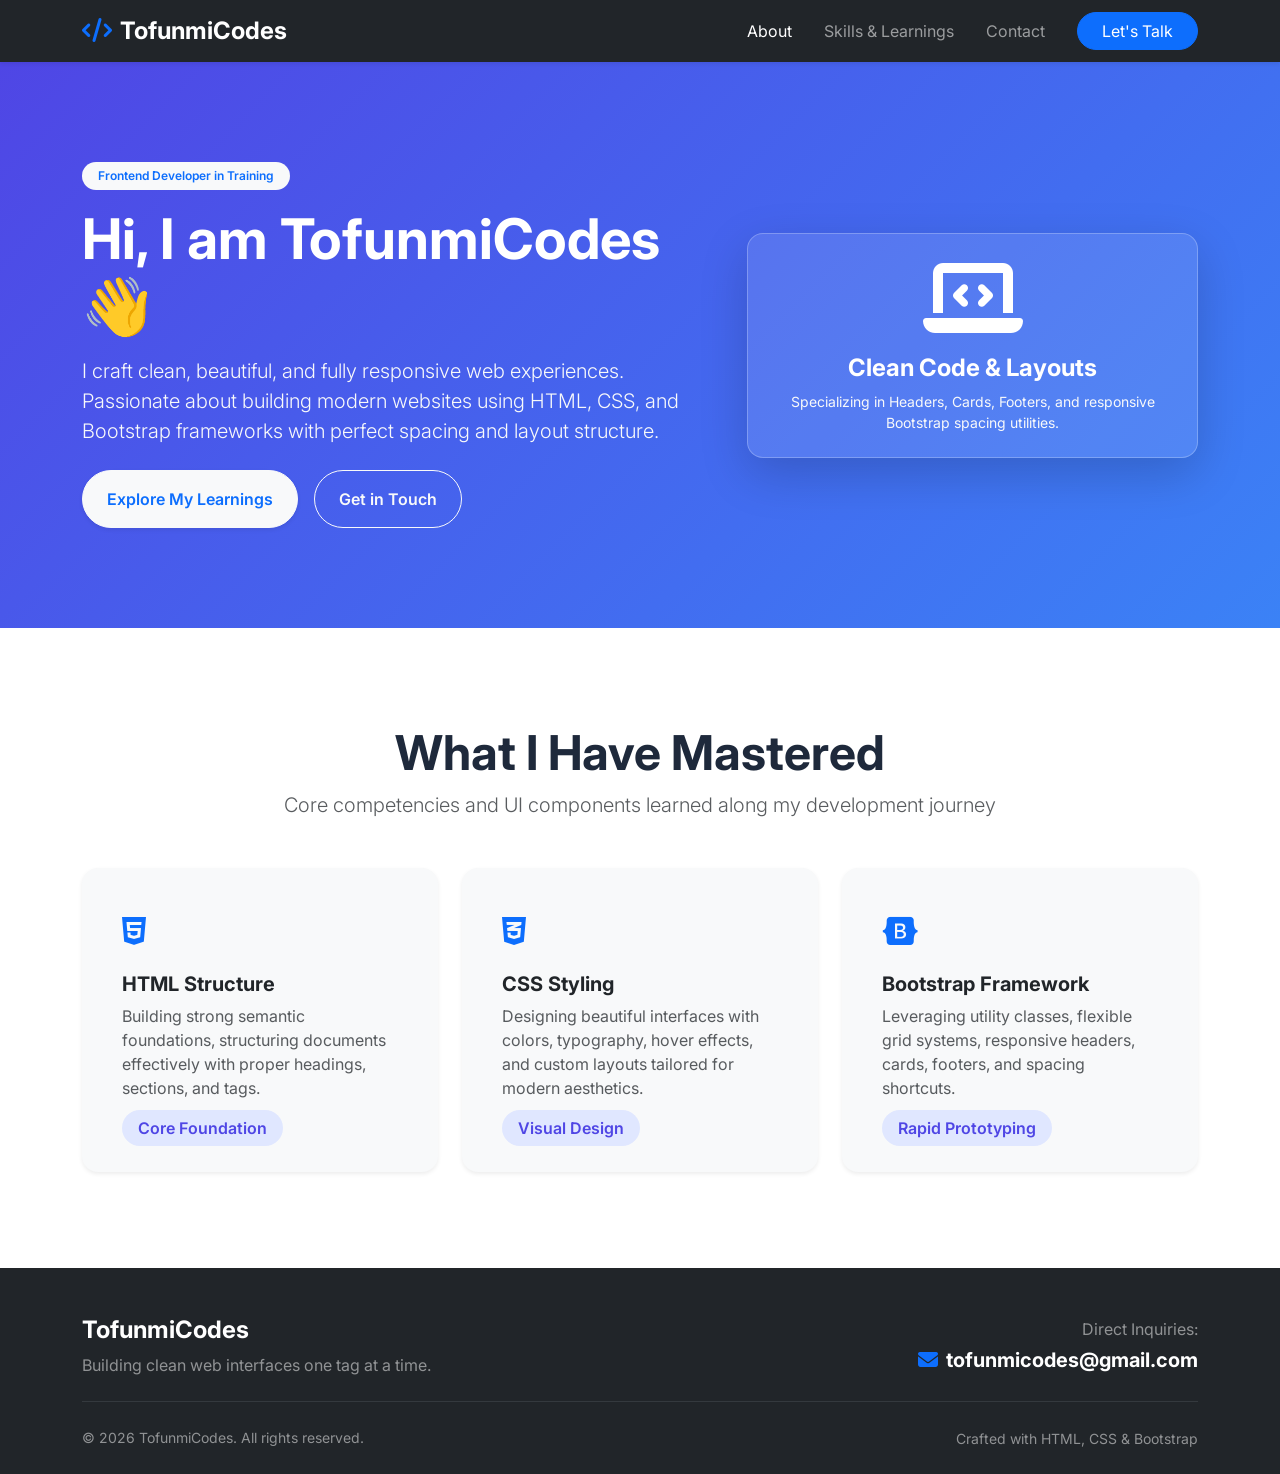
<file: index.html>
<!DOCTYPE html>
<html lang="en">
<head>
    <meta charset="UTF-8">
    <meta name="viewport" content="width=device-width, initial-scale=1.0">
    <title>TofunmiCodes - Portfolio</title>
    <!-- Bootstrap CSS CDN -->
    <link href="https://cdn.jsdelivr.net/npm/bootstrap@5.3.2/dist/css/bootstrap.min.css" rel="stylesheet">
    <!-- FontAwesome for modern icons -->
    <link rel="stylesheet" href="https://cdnjs.cloudflare.com/ajax/libs/font-awesome/6.4.0/css/all.min.css">
    <!-- Google Fonts - Inter -->
    <link href="https://fonts.googleapis.com/css2?family=Inter:wght@300;400;500;600;700&display=swap" rel="stylesheet">
   <link rel="stylesheet" href="style.css">
</head>
<body>

    <!-- 1. Header / Navbar -->
    <nav class="navbar navbar-expand-lg navbar-dark bg-dark sticky-top shadow-sm">
        <div class="container">
            <a class="navbar-brand fw-bold fs-4 text-indigo" href="#">
                <i class="fa-solid fa-code text-primary me-2"></i>TofunmiCodes
            </a>
            <button class="navbar-toggler" type="button" data-bs-toggle="collapse" data-bs-target="#navbarNav" aria-controls="navbarNav" aria-expanded="false" aria-label="Toggle navigation">
                <span class="navbar-toggler-icon"></span>
            </button>
            <div class="collapse navbar-collapse justify-content-end" id="navbarNav">
                <ul class="navbar-nav align-items-center">
                    <li class="nav-item px-2">
                        <a class="nav-link active" href="#about">About</a>
                    </li>
                    <li class="nav-item px-2">
                        <a class="nav-link" href="#skills">Skills & Learnings</a>
                    </li>
                    <li class="nav-item px-2">
                        <a class="nav-link" href="#contact">Contact</a>
                    </li>
                    <li class="nav-item ms-lg-3 mt-2 mt-lg-0">
                        <a href="mailto:tofunmicodes@gmail.com" class="btn btn-primary rounded-pill px-4">Let's Talk</a>
                    </li>
                </ul>
            </div>
        </div>
    </nav>

    <!-- 2. Hero Section -->
    <header class="hero-section text-center text-lg-start">
        <div class="container">
            <div class="row align-items-center">
                <div class="col-lg-7 mb-4 mb-lg-0">
                    <span class="badge bg-light text-primary mb-3 px-3 py-2 rounded-pill fw-semibold">Frontend Developer in Training</span>
                    <h1 class="display-4 fw-bold mb-3">Hi, I am TofunmiCodes 👋</h1>
                    <p class="lead mb-4 text-light opacity-85">
                        I craft clean, beautiful, and fully responsive web experiences. Passionate about building modern websites using HTML, CSS, and Bootstrap frameworks with perfect spacing and layout structure.
                    </p>
                    <div class="d-flex flex-wrap gap-3 justify-content-center justify-content-lg-start">
                        <a href="#skills" class="btn btn-light text-primary fw-semibold px-4 py-3 rounded-pill shadow-sm">Explore My Learnings</a>
                        <a href="#contact" class="btn btn-outline-light fw-semibold px-4 py-3 rounded-pill">Get in Touch</a>
                    </div>
                </div>
                <div class="col-lg-5 text-center">
                    <div class="p-4 bg-white bg-opacity-10 backdrop-blur rounded-4 shadow-lg border border-light border-opacity-25">
                        <i class="fa-solid fa-laptop-code text-white display-1 mb-3"></i>
                        <h3 class="h4 text-white fw-bold">Clean Code & Layouts</h3>
                        <p class="text-light small mb-0">Specializing in Headers, Cards, Footers, and responsive Bootstrap spacing utilities.</p>
                    </div>
                </div>
            </div>
        </div>
    </header>

    <!-- 3. Projects & Skills Section using Bootstrap Cards -->
    <section id="skills" class="py-5 bg-white">
        <div class="container py-5">
            <div class="text-center mb-5">
                <h2 class="fw-bold display-5">What I Have Mastered</h2>
                <p class="text-muted lead">Core competencies and UI components learned along my development journey</p>
            </div>
            <div class="row g-4">
                <!-- Card 1: HTML -->
                <div class="col-md-4">
                    <div class="card card-custom h-100 shadow-sm p-4 bg-light">
                        <div class="card-body">
                            <div class="mb-3 text-primary fs-2">
                                <i class="fa-brands fa-html5"></i>
                            </div>
                            <h3 class="h5 card-title fw-bold">HTML Structure</h3>
                            <p class="card-text text-muted">Building strong semantic foundations, structuring documents effectively with proper headings, sections, and tags.</p>
                        </div>
                        <div class="card-footer bg-transparent border-0 pt-0">
                            <span class="skill-badge">Core Foundation</span>
                        </div>
                    </div>
                </div>
                <!-- Card 2: CSS -->
                <div class="col-md-4">
                    <div class="card card-custom h-100 shadow-sm p-4 bg-light">
                        <div class="card-body">
                            <div class="mb-3 text-primary fs-2">
                                <i class="fa-brands fa-css3-alt"></i>
                            </div>
                            <h3 class="h5 card-title fw-bold">CSS Styling</h3>
                            <p class="card-text text-muted">Designing beautiful interfaces with colors, typography, hover effects, and custom layouts tailored for modern aesthetics.</p>
                        </div>
                        <div class="card-footer bg-transparent border-0 pt-0">
                            <span class="skill-badge">Visual Design</span>
                        </div>
                    </div>
                </div>
                <!-- Card 3: Bootstrap -->
                <div class="col-md-4">
                    <div class="card card-custom h-100 shadow-sm p-4 bg-light">
                        <div class="card-body">
                            <div class="mb-3 text-primary fs-2">
                                <i class="fa-brands fa-bootstrap"></i>
                            </div>
                            <h3 class="h5 card-title fw-bold">Bootstrap Framework</h3>
                            <p class="card-text text-muted">Leveraging utility classes, flexible grid systems, responsive headers, cards, footers, and spacing shortcuts.</p>
                        </div>
                        <div class="card-footer bg-transparent border-0 pt-0">
                            <span class="skill-badge">Rapid Prototyping</span>
                        </div>
                    </div>
                </div>
            </div>
        </div>
    </section>

    <!-- 4. Contact Section & Footer -->
    <footer id="contact" class="bg-dark text-white pt-5 pb-4">
        <div class="container text-center text-md-start">
            <div class="row gy-4 align-items-center">
                <div class="col-md-6">
                    <h3 class="fw-bold fs-4 mb-2">TofunmiCodes</h3>
                    <p class="text-white-50 mb-0">Building clean web interfaces one tag at a time.</p>
                </div>
                <div class="col-md-6 text-md-end">
                    <p class="text-white-50 mb-1">Direct Inquiries:</p>
                    <a href="mailto:tofunmicodes@gmail.com" class="text-white text-decoration-none fw-bold fs-5 hover-primary">
                        <i class="fa-solid fa-envelope me-2 text-primary"></i>tofunmicodes@gmail.com
                    </a>
                </div>
            </div>
            <hr class="border-secondary my-4">
            <div class="row align-items-center">
                <div class="col-md-6 text-center text-md-start mb-3 mb-md-0">
                    <p class="text-white-50 small mb-0">&copy; 2026 TofunmiCodes. All rights reserved.</p>
                </div>
                <div class="col-md-6 text-center text-md-end">
                    <span class="text-white-50 small">Crafted with HTML, CSS & Bootstrap</span>
                </div>
            </div>
        </div>
    </footer>

    <!-- Bootstrap JS Bundle CDN -->
    <script src="https://cdn.jsdelivr.net/npm/bootstrap@5.3.2/dist/js/bootstrap.bundle.min.js"></script>
</body>
</html>
</file>
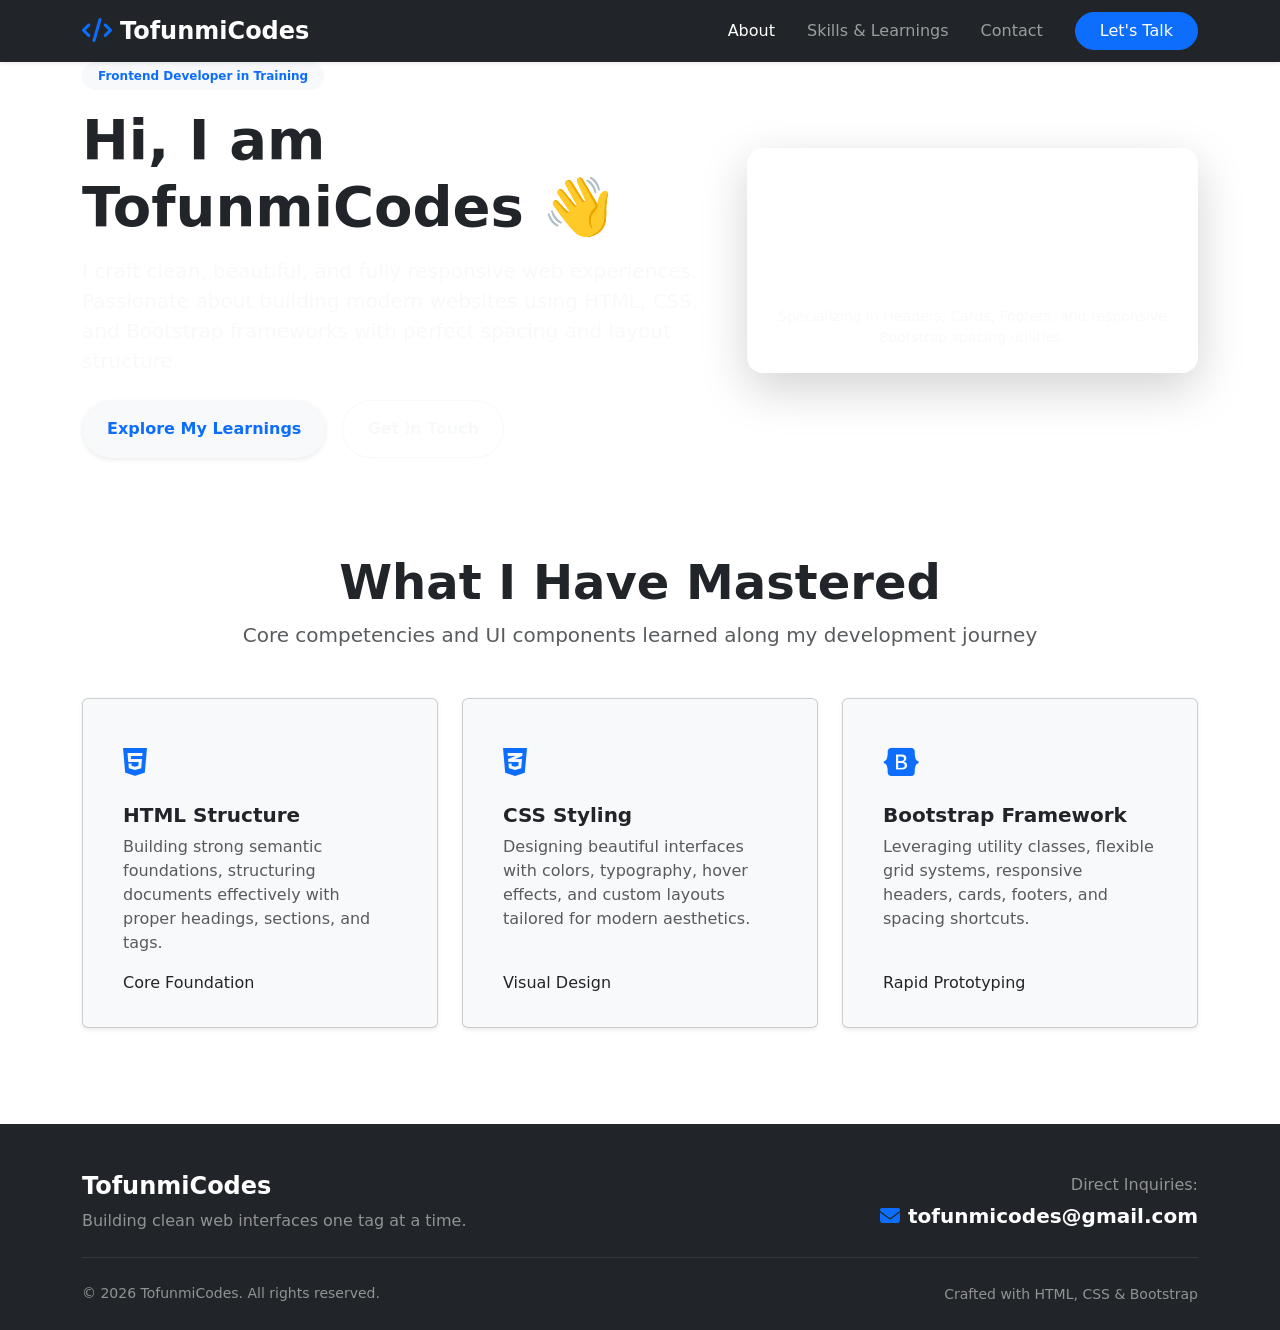
<file: tofunmicodes_portfolio.html>
<!DOCTYPE html>
<html lang="en">
<head>
    <meta charset="UTF-8">
    <meta name="viewport" content="width=device-width, initial-scale=1.0">
    <title>TofunmiCodes - Portfolio</title>
    <!-- Bootstrap CSS CDN -->
    <link href="https://cdn.jsdelivr.net/npm/bootstrap@5.3.2/dist/css/bootstrap.min.css" rel="stylesheet">
    <!-- FontAwesome for modern icons -->
    <link rel="stylesheet" href="https://cdnjs.cloudflare.com/ajax/libs/font-awesome/6.4.0/css/all.min.css">
    <!-- Google Fonts - Inter -->
    <link href="https://fonts.googleapis.com/css2?family=Inter:wght@300;400;500;600;700&display=swap" rel="stylesheet">
       
</head>
<body>

    <!-- 1. Header / Navbar -->
    <nav class="navbar navbar-expand-lg navbar-dark bg-dark sticky-top shadow-sm">
        <div class="container">
            <a class="navbar-brand fw-bold fs-4 text-indigo" href="#">
                <i class="fa-solid fa-code text-primary me-2"></i>TofunmiCodes
            </a>
            <button class="navbar-toggler" type="button" data-bs-toggle="collapse" data-bs-target="#navbarNav" aria-controls="navbarNav" aria-expanded="false" aria-label="Toggle navigation">
                <span class="navbar-toggler-icon"></span>
            </button>
            <div class="collapse navbar-collapse justify-content-end" id="navbarNav">
                <ul class="navbar-nav align-items-center">
                    <li class="nav-item px-2">
                        <a class="nav-link active" href="#about">About</a>
                    </li>
                    <li class="nav-item px-2">
                        <a class="nav-link" href="#skills">Skills & Learnings</a>
                    </li>
                    <li class="nav-item px-2">
                        <a class="nav-link" href="#contact">Contact</a>
                    </li>
                    <li class="nav-item ms-lg-3 mt-2 mt-lg-0">
                        <a href="mailto:tofunmicodes@gmail.com" class="btn btn-primary rounded-pill px-4">Let's Talk</a>
                    </li>
                </ul>
            </div>
        </div>
    </nav>

    <!-- 2. Hero Section -->
    <header class="hero-section text-center text-lg-start">
        <div class="container">
            <div class="row align-items-center">
                <div class="col-lg-7 mb-4 mb-lg-0">
                    <span class="badge bg-light text-primary mb-3 px-3 py-2 rounded-pill fw-semibold">Frontend Developer in Training</span>
                    <h1 class="display-4 fw-bold mb-3">Hi, I am TofunmiCodes 👋</h1>
                    <p class="lead mb-4 text-light opacity-85">
                        I craft clean, beautiful, and fully responsive web experiences. Passionate about building modern websites using HTML, CSS, and Bootstrap frameworks with perfect spacing and layout structure.
                    </p>
                    <div class="d-flex flex-wrap gap-3 justify-content-center justify-content-lg-start">
                        <a href="#skills" class="btn btn-light text-primary fw-semibold px-4 py-3 rounded-pill shadow-sm">Explore My Learnings</a>
                        <a href="#contact" class="btn btn-outline-light fw-semibold px-4 py-3 rounded-pill">Get in Touch</a>
                    </div>
                </div>
                <div class="col-lg-5 text-center">
                    <div class="p-4 bg-white bg-opacity-10 backdrop-blur rounded-4 shadow-lg border border-light border-opacity-25">
                        <i class="fa-solid fa-laptop-code text-white display-1 mb-3"></i>
                        <h3 class="h4 text-white fw-bold">Clean Code & Layouts</h3>
                        <p class="text-light small mb-0">Specializing in Headers, Cards, Footers, and responsive Bootstrap spacing utilities.</p>
                    </div>
                </div>
            </div>
        </div>
    </header>

    <!-- 3. Projects & Skills Section using Bootstrap Cards -->
    <section id="skills" class="py-5 bg-white">
        <div class="container py-5">
            <div class="text-center mb-5">
                <h2 class="fw-bold display-5">What I Have Mastered</h2>
                <p class="text-muted lead">Core competencies and UI components learned along my development journey</p>
            </div>
            <div class="row g-4">
                <!-- Card 1: HTML -->
                <div class="col-md-4">
                    <div class="card card-custom h-100 shadow-sm p-4 bg-light">
                        <div class="card-body">
                            <div class="mb-3 text-primary fs-2">
                                <i class="fa-brands fa-html5"></i>
                            </div>
                            <h3 class="h5 card-title fw-bold">HTML Structure</h3>
                            <p class="card-text text-muted">Building strong semantic foundations, structuring documents effectively with proper headings, sections, and tags.</p>
                        </div>
                        <div class="card-footer bg-transparent border-0 pt-0">
                            <span class="skill-badge">Core Foundation</span>
                        </div>
                    </div>
                </div>
                <!-- Card 2: CSS -->
                <div class="col-md-4">
                    <div class="card card-custom h-100 shadow-sm p-4 bg-light">
                        <div class="card-body">
                            <div class="mb-3 text-primary fs-2">
                                <i class="fa-brands fa-css3-alt"></i>
                            </div>
                            <h3 class="h5 card-title fw-bold">CSS Styling</h3>
                            <p class="card-text text-muted">Designing beautiful interfaces with colors, typography, hover effects, and custom layouts tailored for modern aesthetics.</p>
                        </div>
                        <div class="card-footer bg-transparent border-0 pt-0">
                            <span class="skill-badge">Visual Design</span>
                        </div>
                    </div>
                </div>
                <!-- Card 3: Bootstrap -->
                <div class="col-md-4">
                    <div class="card card-custom h-100 shadow-sm p-4 bg-light">
                        <div class="card-body">
                            <div class="mb-3 text-primary fs-2">
                                <i class="fa-brands fa-bootstrap"></i>
                            </div>
                            <h3 class="h5 card-title fw-bold">Bootstrap Framework</h3>
                            <p class="card-text text-muted">Leveraging utility classes, flexible grid systems, responsive headers, cards, footers, and spacing shortcuts.</p>
                        </div>
                        <div class="card-footer bg-transparent border-0 pt-0">
                            <span class="skill-badge">Rapid Prototyping</span>
                        </div>
                    </div>
                </div>
            </div>
        </div>
    </section>

    <!-- 4. Contact Section & Footer -->
    <footer id="contact" class="bg-dark text-white pt-5 pb-4">
        <div class="container text-center text-md-start">
            <div class="row gy-4 align-items-center">
                <div class="col-md-6">
                    <h3 class="fw-bold fs-4 mb-2">TofunmiCodes</h3>
                    <p class="text-white-50 mb-0">Building clean web interfaces one tag at a time.</p>
                </div>
                <div class="col-md-6 text-md-end">
                    <p class="text-white-50 mb-1">Direct Inquiries:</p>
                    <a href="mailto:tofunmicodes@gmail.com" class="text-white text-decoration-none fw-bold fs-5 hover-primary">
                        <i class="fa-solid fa-envelope me-2 text-primary"></i>tofunmicodes@gmail.com
                    </a>
                </div>
            </div>
            <hr class="border-secondary my-4">
            <div class="row align-items-center">
                <div class="col-md-6 text-center text-md-start mb-3 mb-md-0">
                    <p class="text-white-50 small mb-0">&copy; 2026 TofunmiCodes. All rights reserved.</p>
                </div>
                <div class="col-md-6 text-center text-md-end">
                    <span class="text-white-50 small">Crafted with HTML, CSS & Bootstrap</span>
                </div>
            </div>
        </div>
    </footer>

    <!-- Bootstrap JS Bundle CDN -->
    <script src="https://cdn.jsdelivr.net/npm/bootstrap@5.3.2/dist/js/bootstrap.bundle.min.js"></script>
</body>
</html>
</file>
<file: style.css>
body {
            font-family: 'Inter', sans-serif;
            background-color: #f8fafc;
            color: #1e293b;
        }
        .hero-section {
            background: linear-gradient(135deg, #4f46e5 0%, #3b82f6 100%);
            color: white;
            padding: 100px 0;
        }
        .card-custom {
            transition: transform 0.3s ease, box-shadow 0.3s ease;
            border: none;
            border-radius: 1rem;
        }
        .card-custom:hover {
            transform: translateY(-5px);
            box-shadow: 0 1rem 3rem rgba(0,0,0,.1);
        }
        .skill-badge {
            background-color: #e0e7ff;
            color: #4f46e5;
            font-weight: 600;
            padding: 0.5rem 1rem;
            border-radius: 50rem;
        }
</file>
